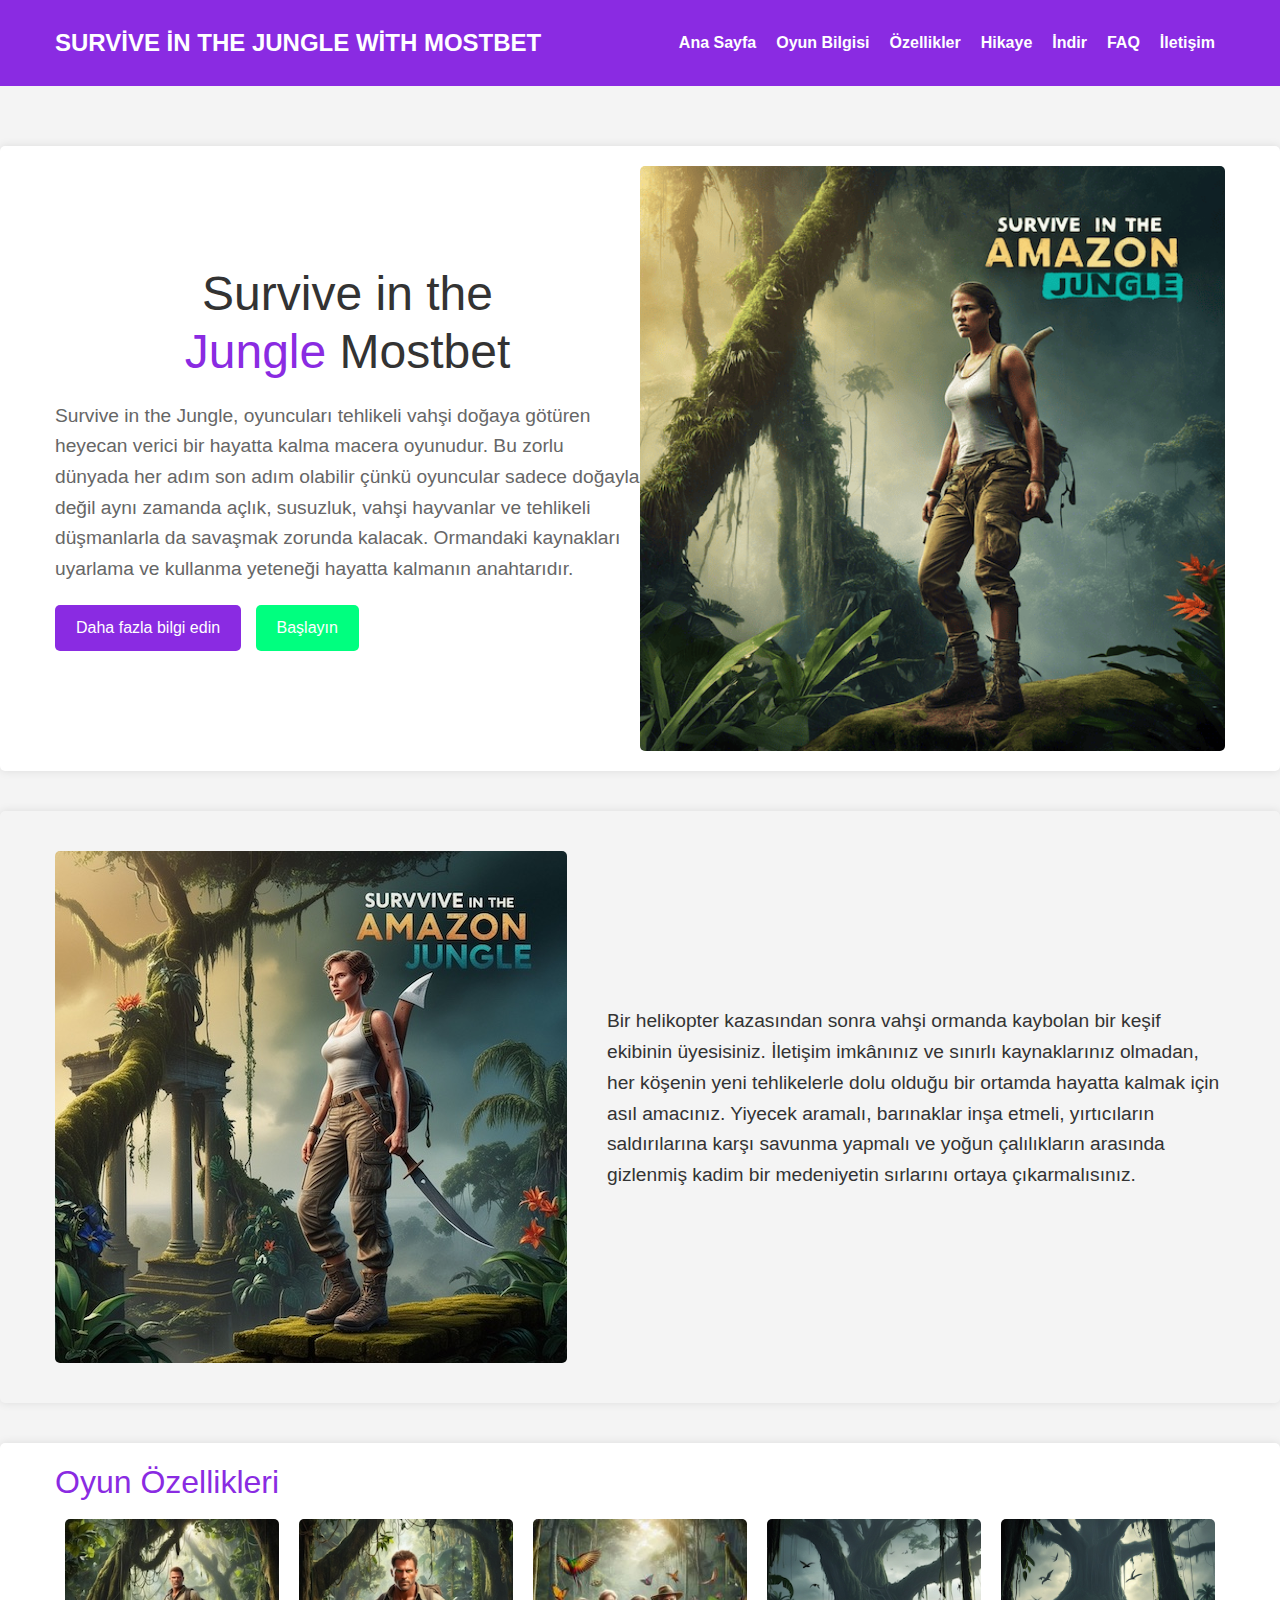
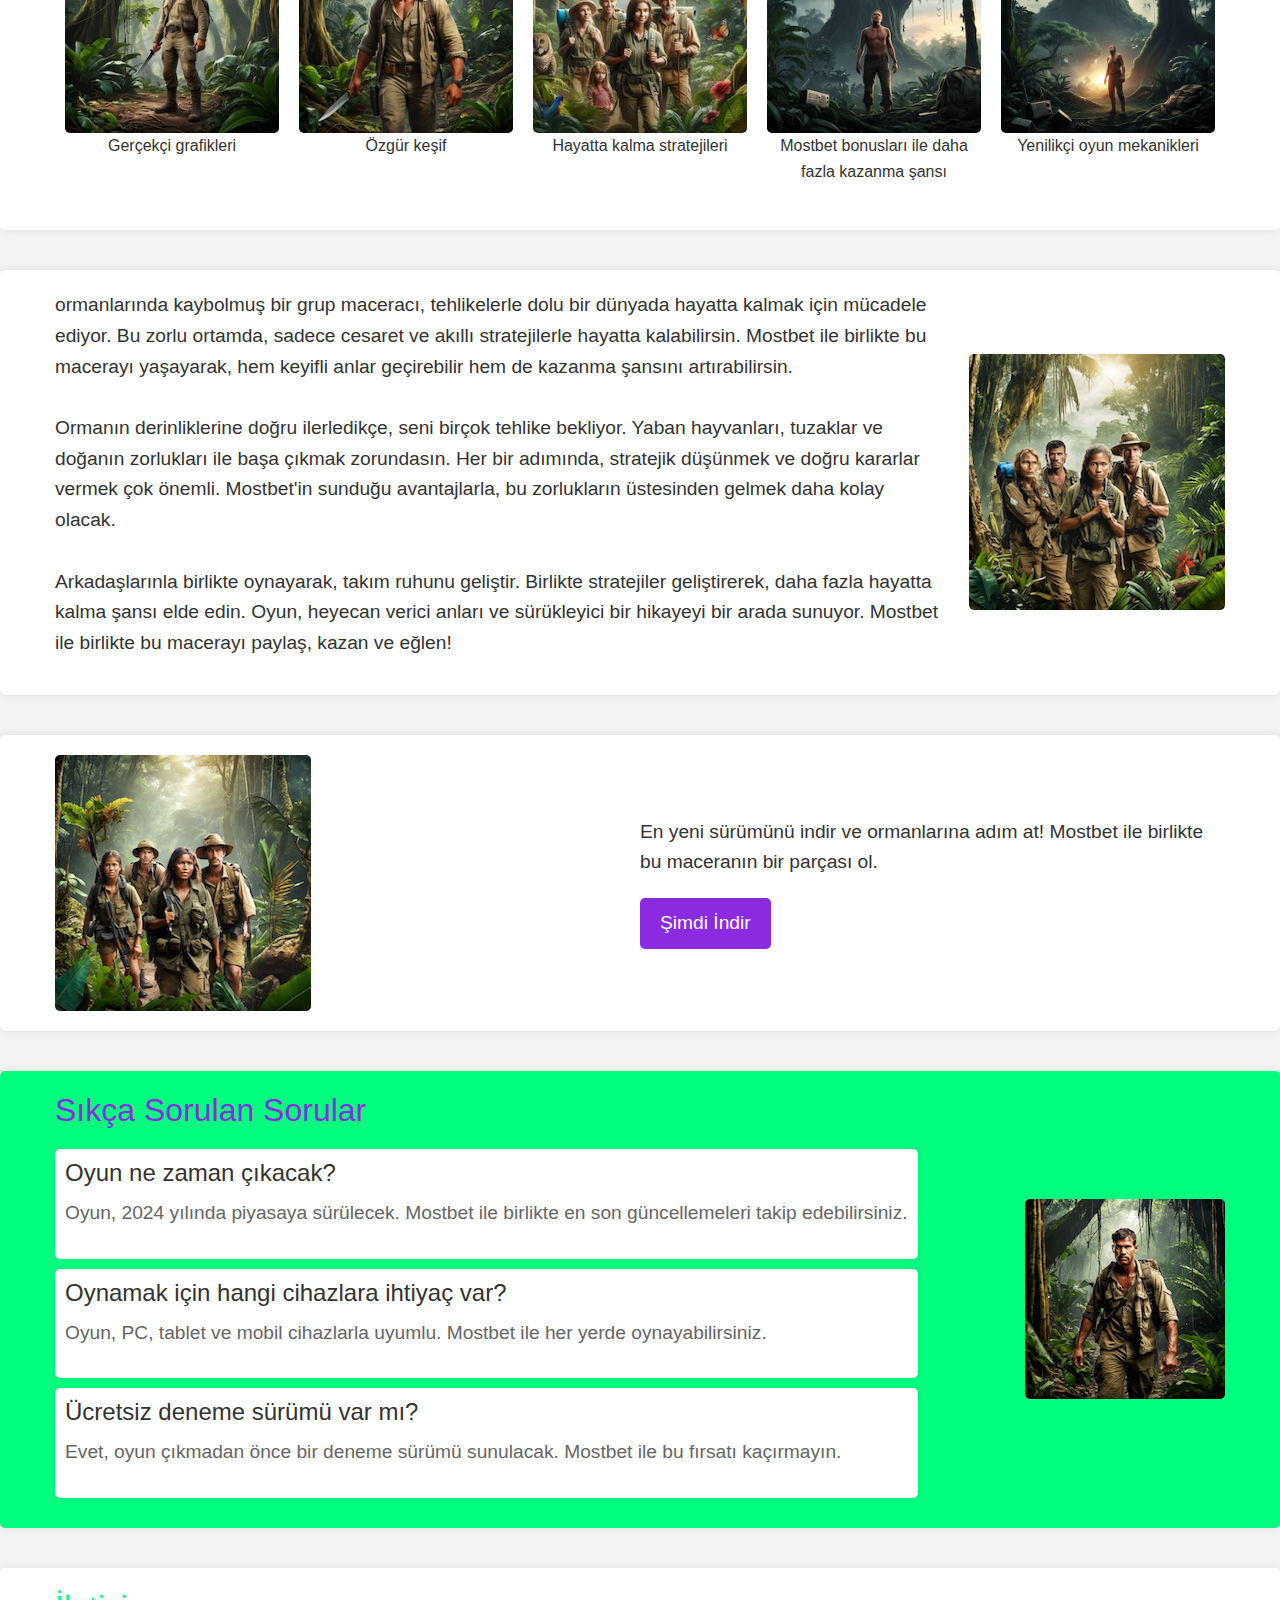
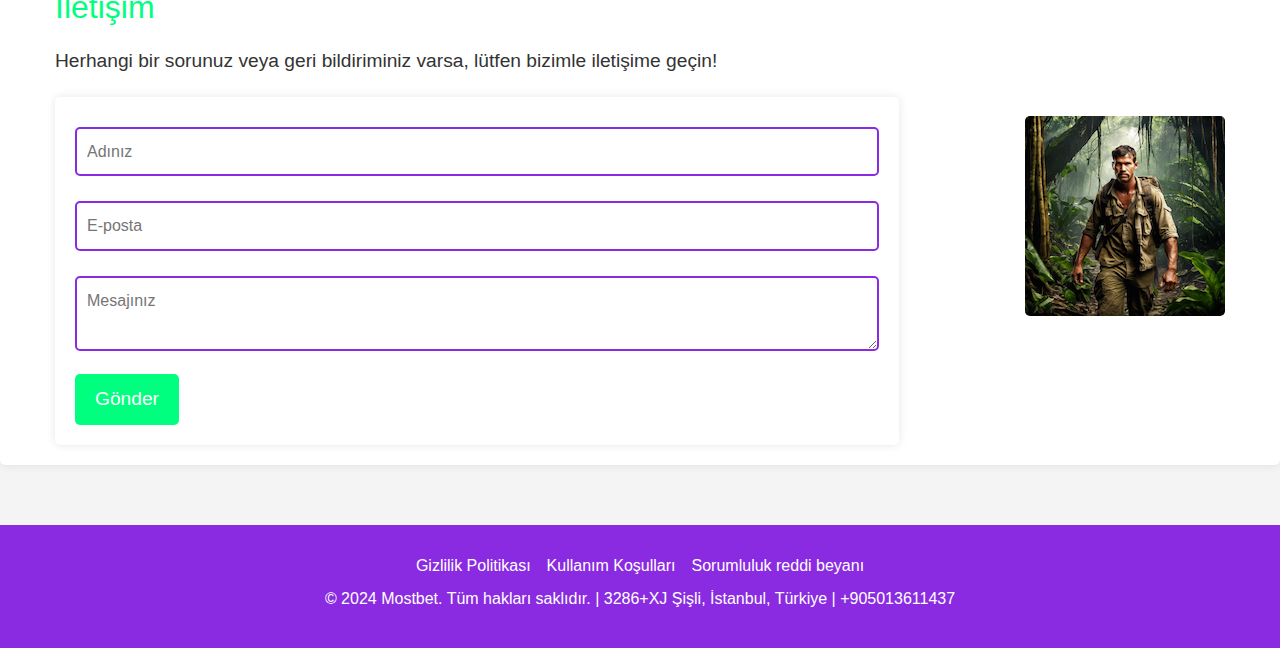
<file: index.html>
<!DOCTYPE html>
<html lang="tr">
<head>
    <meta charset="UTF-8">
    <meta name="viewport" content="width=device-width, initial-scale=1.0">
    <title>Survive in the jungle with Mostbet style</title>
    <meta name="description" content="Survive in the  jungle with Mostbet.">
    <link rel="preload" href="img/0.webp" as="image">
    <link rel="apple-touch-icon" sizes="180x180" href="favicon/apple-touch-icon.png">
    <link rel="icon" type="image/png" sizes="32x32" href="favicon/favicon-32x32.png">
    <link rel="icon" type="image/png" sizes="16x16" href="favicon/favicon-16x16.png">
    <link rel="manifest" href="favicon/site.webmanifest">
    <link rel="stylesheet" href="css/bootstrap.min.css">
    <link rel="stylesheet" href="css/style.css?v1">
</head>
<body>
<header>
    <div class="container header-content">
        <nav class="navbar navbar-expand-lg justify-content-between">
            <a href="index.html" class="logo">Survive in the jungle with Mostbet</a>
            <button class="navbar-toggler" type="button" data-toggle="collapse" data-target="#navbarSupportedContent"
                    aria-controls="navbarSupportedContent" aria-expanded="false" aria-label="Toggle navigation">
                <span class="toggler-icon"></span>
                <span class="toggler-icon"></span>
                <span class="toggler-icon"></span>
            </button>

            <div class="collapse navbar-collapse sub-menu-bar" id="navbarSupportedContent">
                <ul id="nav" class="navbar-nav align-items-center">
                    <li><a href="index.html">Ana Sayfa</a></li>
                    <li><a href="#game-info">Oyun Bilgisi</a></li>
                    <li><a href="#features">Özellikler</a></li>
                    <li><a href="#story">Hikaye</a></li>
                    <li><a href="#download">İndir</a></li>
                    <li><a href="#faq">FAQ</a></li>
                    <li><a href="#contact">İletişim</a></li>
                </ul>
            </div>
        </nav>
    </div>
</header>

<main>
    <section class="hero-section">
        <div class="container">
            <div class="hero-content">
                <div class="text-content">
                    <h1>Survive in the <br><span>Jungle</span> Mostbet</h1>
                    <p>Survive in the Jungle, oyuncuları tehlikeli vahşi doğaya götüren heyecan verici bir hayatta kalma
                        macera oyunudur. Bu zorlu dünyada her adım son adım olabilir çünkü oyuncular sadece doğayla
                        değil aynı zamanda açlık, susuzluk, vahşi hayvanlar ve tehlikeli düşmanlarla da savaşmak zorunda
                        kalacak. Ormandaki kaynakları uyarlama ve kullanma yeteneği hayatta kalmanın anahtarıdır. </p>
                    <div class="hero-buttons">
                        <a href="#" class="btn">Daha fazla bilgi edin</a>
                        <a href="#" class="btn secondary-btn">Başlayın</a>
                    </div>
                </div>
                <div class="image-content" itemscope itemtype="http://schema.org/ImageObject">
                    <meta itemprop="image" content="img/0.webp"/>
                    <img src="img/0.webp" alt="Product Image">
                </div>
            </div>
        </div>
    </section>

    <section id="game-info">
        <div class="container flex-container" itemscope itemtype="http://schema.org/ImageObject">
            <meta itemprop="image" content="img/1.jpg"/>
            <img loading="lazy" src="img/1.jpg" alt="  Jungle" class="flex-image">
            <p>Bir helikopter kazasından sonra vahşi ormanda kaybolan bir keşif ekibinin üyesisiniz. İletişim imkânınız
                ve sınırlı kaynaklarınız olmadan, her köşenin yeni tehlikelerle dolu olduğu bir ortamda hayatta kalmak
                için asıl amacınız. Yiyecek aramalı, barınaklar inşa etmeli, yırtıcıların saldırılarına karşı savunma
                yapmalı ve yoğun çalılıkların arasında gizlenmiş kadim bir medeniyetin sırlarını ortaya
                çıkarmalısınız.</p>
        </div>
    </section>

    <section id="features">
        <div class="container">
            <h2>Oyun Özellikleri</h2>
            <div class="features-container">
                <div class="feature-item" itemscope itemtype="http://schema.org/ImageObject">
                    <meta itemprop="image" content="img/3.jpg"/>
                    <img loading="lazy" src="img/3.jpg" alt="Feature 1">
                    <p>Gerçekçi grafikleri</p>
                </div>
                <div class="feature-item" itemscope itemtype="http://schema.org/ImageObject">
                    <meta itemprop="image" content="img/4.jpg"/>
                    <img loading="lazy" src="img/4.jpg" alt="Feature 2">
                    <p>Özgür keşif</p>
                </div>
                <div class="feature-item" itemscope itemtype="http://schema.org/ImageObject">
                    <meta itemprop="image" content="img/6.jpg"/>
                    <img loading="lazy" src="img/6.jpeg" alt="Feature 3">
                    <p>Hayatta kalma stratejileri</p>
                </div>
                <div class="feature-item" itemscope itemtype="http://schema.org/ImageObject">
                    <meta itemprop="image" content="img/7.jpg"/>
                    <img loading="lazy" src="img/7.jpg" alt="Feature 4">
                    <p>Mostbet bonusları ile daha fazla kazanma şansı</p>
                </div>
                <div class="feature-item" itemscope itemtype="http://schema.org/ImageObject">
                    <meta itemprop="image" content="img/8.jpg"/>
                    <img loading="lazy" src="img/8.jpg" alt="Feature 5">
                    <p>Yenilikçi oyun mekanikleri</p>
                </div>
            </div>
        </div>
    </section>

    <section id="story">
        <div class="container flex-container" itemscope itemtype="http://schema.org/ImageObject">
            <meta itemprop="image" content="img/10.jpg"/>
            <p>
                ormanlarında kaybolmuş bir grup maceracı, tehlikelerle dolu bir dünyada hayatta kalmak için mücadele
                ediyor. Bu zorlu ortamda, sadece cesaret ve akıllı stratejilerle hayatta kalabilirsin. Mostbet ile
                birlikte bu macerayı yaşayarak, hem keyifli anlar geçirebilir hem de kazanma şansını artırabilirsin.
                <br><br>
                Ormanın derinliklerine doğru ilerledikçe, seni birçok tehlike bekliyor. Yaban hayvanları, tuzaklar ve
                doğanın zorlukları ile başa çıkmak zorundasın. Her bir adımında, stratejik düşünmek ve doğru kararlar
                vermek çok önemli. Mostbet'in sunduğu avantajlarla, bu zorlukların üstesinden gelmek daha kolay olacak.
                <br><br>
                Arkadaşlarınla birlikte oynayarak, takım ruhunu geliştir. Birlikte stratejiler geliştirerek, daha fazla
                hayatta kalma şansı elde edin. Oyun, heyecan verici anları ve sürükleyici bir hikayeyi bir arada
                sunuyor. Mostbet ile birlikte bu macerayı paylaş, kazan ve eğlen!
            </p>
            <img loading="lazy" src="img/10.png" alt="Game Story" class="flex-image">
        </div>
    </section>

    <section id="download">
        <div class="container flex-container" itemscope itemtype="http://schema.org/ImageObject">
            <meta itemprop="image" content="img/11.png"/>
            <img loading="lazy" src="img/11.png" alt="Download Game" class="flex-image">
            <div class="download-content">
                <p>En yeni sürümünü indir ve ormanlarına adım at! Mostbet ile birlikte bu maceranın bir parçası ol.</p>
                <a href="#" class="download-btn">Şimdi İndir</a>
            </div>
        </div>
    </section>


    <section id="faq">
        <div class="container flex-container">
            <div class="faq-content">
                <h2>Sıkça Sorulan Sorular</h2>
                <div class="faq-item">
                    <h3>Oyun ne zaman çıkacak?</h3>
                    <p>Oyun, 2024 yılında piyasaya sürülecek. Mostbet ile birlikte en son güncellemeleri takip
                        edebilirsiniz.</p>
                </div>
                <div class="faq-item">
                    <h3>Oynamak için hangi cihazlara ihtiyaç var?</h3>
                    <p>Oyun, PC, tablet ve mobil cihazlarla uyumlu. Mostbet ile her yerde oynayabilirsiniz.</p>
                </div>
                <div class="faq-item">
                    <h3>Ücretsiz deneme sürümü var mı?</h3>
                    <p>Evet, oyun çıkmadan önce bir deneme sürümü sunulacak. Mostbet ile bu fırsatı kaçırmayın.</p>
                </div>
            </div>
            <img loading="lazy" src="img/12.png" alt="FAQ" class="flex-image1">
        </div>
    </section>

    <section id="contact">
        <div class="container flex-container" itemscope itemtype="http://schema.org/ImageObject">
            <meta itemprop="image" content="img/12.png"/>
            <div class="contact-content">
                <h2>İletişim</h2>
                <p>Herhangi bir sorunuz veya geri bildiriminiz varsa, lütfen bizimle iletişime geçin!</p>
                <form>
                    <input type="text" placeholder="Adınız" required>
                    <input type="email" placeholder="E-posta" required>
                    <textarea placeholder="Mesajınız" required></textarea>
                    <button type="submit">Gönder</button>
                </form>
            </div>
            <img loading="lazy" src="img/12.png" alt="Contact Us" class="flex-image1">
        </div>
    </section>
</main>

<footer>
    <div class="container">
        <div class="d-flex justify-content-center flex-column-mob">
            <a href="policy.html" class="text-white m-2">Gizlilik Politikası</a>
            <a href="terms.html" class="text-white m-2">Kullanım Koşulları</a>
            <a href="disclaimer.html" class="text-white m-2">Sorumluluk reddi beyanı</a>
        </div>
        <p>&copy; 2024 Mostbet. Tüm hakları saklıdır. | 3286+XJ Şişli, İstanbul, Türkiye | +905013611437 </p>
    </div>
</footer>
</body>
<script src="js/jquery-1.12.4.min.js"></script>
<script src="js/bootstrap.min.js"></script>
<script src="js/main.js"></script>
<script type="application/ld+json">
    {
        "@context": "https://schema.org",
        "@type": "Organization",
        "name": "Survive in the jungle with Mostbet.",
        "url": "",
        "logo": "/favicon/favicon.ico"
    }
</script>
<script type="application/ld+json">
    {
        "@context": "https://schema.org",
        "@type": "WPHeader",
        "headline": "Survive in the jungle with Mostbet.",
        "description": "Survive in the  jungle with Mostbet.",
        "publisher": {
            "@type": "Organization",
            "name": "Survive in the jungle with Mostbet.",
            "logo": {
                "@type": "ImageObject",
                "url": "/favicon/favicon.ico"
            }
        }
    }
</script>
<script type="application/ld+json">
    {
        "@context": "https://schema.org",
        "@type": "WebPage",
        "name": "Survive in the jungle with Mostbet.",
        "description": "Survive in the jungle with Mostbet.",
        "publisher": {
            "@type": "Organization",
            "name": "Survive in the jungle with Mostbet."
        },
        "license": "A license document that applies to this content, typically indicated by URL"
    }
</script>
<script type="application/ld+json">
    {
        "@context": "https://schema.org",
        "@type": "SiteNavigationElement",
        "name": "Main Navigation",
        "url": "",
        "hasPart": [
            {
                "@type": "WebPage",
                "name": "Home",
                "url": ""
            },
            {
                "@type": "WebPage",
                "name": "Policy",
                "url": "/policy.html"
            },
            {
                "@type": "WebPage",
                "name": "Terms of Conditions",
                "url": "/terms.html"
            },
            {
                "@type": "WebPage",
                "name": "Disclaimer",
                "url": "/disclaimer.html"
            },
            {
                "@type": "WebPage",
                "name": "404",
                "url": "/404.html"
            },
            {
                "@type": "WebPage",
                "name": "review",
                "url": "/review.html"
            }
        ]
    }
</script>
</html>
</file>
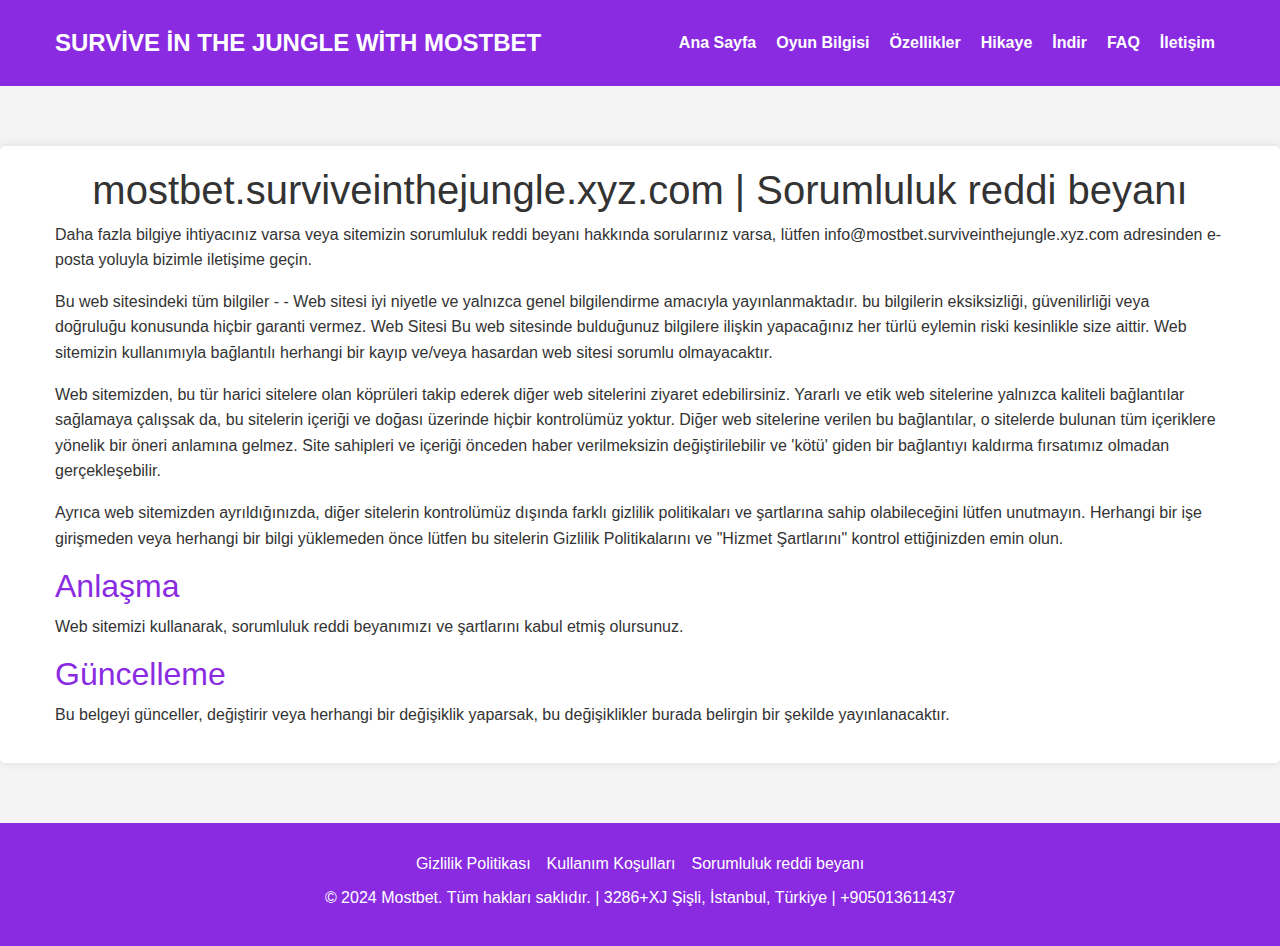
<file: disclaimer.html>
<!DOCTYPE html>
<html lang="tr">
<head>
    <meta charset="UTF-8">
    <meta name="viewport" content="width=device-width, initial-scale=1.0">
    <title>Survive in the jungle with Mostbet style</title>
    <meta name="description" content="Survive in the  jungle with Mostbet.">
    <link rel="apple-touch-icon" sizes="180x180" href="favicon/apple-touch-icon.png">
    <link rel="icon" type="image/png" sizes="32x32" href="favicon/favicon-32x32.png">
    <link rel="icon" type="image/png" sizes="16x16" href="favicon/favicon-16x16.png">
    <link rel="manifest" href="favicon/site.webmanifest">
    <link rel="stylesheet" href="css/bootstrap.min.css">
    <link rel="stylesheet" href="css/style.css?v1">
</head>
<body>
<header>
    <div class="container header-content">
        <nav class="navbar navbar-expand-lg justify-content-between">
            <a href="index.html" class="logo">Survive in the jungle with Mostbet</a>
            <button class="navbar-toggler" type="button" data-toggle="collapse" data-target="#navbarSupportedContent"
                    aria-controls="navbarSupportedContent" aria-expanded="false" aria-label="Toggle navigation">
                <span class="toggler-icon"></span>
                <span class="toggler-icon"></span>
                <span class="toggler-icon"></span>
            </button>

            <div class="collapse navbar-collapse sub-menu-bar" id="navbarSupportedContent">
                <ul id="nav" class="navbar-nav align-items-center">
                    <li><a href="index.html">Ana Sayfa</a></li>
                    <li><a href="index.html#game-info">Oyun Bilgisi</a></li>
                    <li><a href="index.html#features">Özellikler</a></li>
                    <li><a href="index.html#story">Hikaye</a></li>
                    <li><a href="index.html#download">İndir</a></li>
                    <li><a href="index.html#faq">FAQ</a></li>
                    <li><a href="index.html#contact">İletişim</a></li>
                </ul>
            </div>
        </nav>
    </div>
</header>

<main>

    <section>
        <div class="container policy">
            <h1>mostbet.surviveinthejungle.xyz.com | Sorumluluk reddi beyanı</h1>
            <p>Daha fazla bilgiye ihtiyacınız varsa veya sitemizin sorumluluk reddi beyanı hakkında sorularınız varsa,
                lütfen info@mostbet.surviveinthejungle.xyz.com adresinden e-posta yoluyla bizimle iletişime geçin.</p>
            Bu web sitesindeki tüm bilgiler - - Web sitesi iyi niyetle ve yalnızca genel bilgilendirme amacıyla
            yayınlanmaktadır. bu bilgilerin eksiksizliği, güvenilirliği veya doğruluğu konusunda hiçbir garanti vermez. Web
            Sitesi Bu web sitesinde bulduğunuz bilgilere ilişkin yapacağınız her türlü eylemin riski kesinlikle size aittir.
            Web sitemizin kullanımıyla bağlantılı herhangi bir kayıp ve/veya hasardan web sitesi sorumlu olmayacaktır.</p>
            <p> Web sitemizden, bu tür harici sitelere olan köprüleri takip ederek diğer web sitelerini ziyaret edebilirsiniz.
                Yararlı ve etik web sitelerine yalnızca kaliteli bağlantılar sağlamaya çalışsak da, bu sitelerin içeriği ve
                doğası üzerinde hiçbir kontrolümüz yoktur. Diğer web sitelerine verilen bu bağlantılar, o sitelerde bulunan tüm
                içeriklere yönelik bir öneri anlamına gelmez. Site sahipleri ve içeriği önceden haber verilmeksizin
                değiştirilebilir ve 'kötü' giden bir bağlantıyı kaldırma fırsatımız olmadan gerçekleşebilir.</p>
            <p>Ayrıca web sitemizden ayrıldığınızda, diğer sitelerin kontrolümüz dışında farklı gizlilik politikaları ve
                şartlarına sahip olabileceğini lütfen unutmayın. Herhangi bir işe girişmeden veya herhangi bir bilgi yüklemeden
                önce lütfen bu sitelerin Gizlilik Politikalarını ve "Hizmet Şartlarını" kontrol ettiğinizden emin olun.</p>
            <h2>Anlaşma</h2>
            <p>
                Web sitemizi kullanarak, sorumluluk reddi beyanımızı ve şartlarını kabul etmiş olursunuz.</p>
            <h2>Güncelleme</h2>
            <p>
                Bu belgeyi günceller, değiştirir veya herhangi bir değişiklik yaparsak, bu değişiklikler burada belirgin bir
                şekilde yayınlanacaktır.</p>
        </div>
    </section>
</main>

<footer>
    <div class="container">
        <div class="d-flex justify-content-center flex-column-mob">
            <a href="policy.html" class="text-white m-2">Gizlilik Politikası</a>
            <a href="terms.html" class="text-white m-2">Kullanım Koşulları</a>
            <a href="disclaimer.html" class="text-white m-2">Sorumluluk reddi beyanı</a>
        </div>
        <p>&copy; 2024 Mostbet. Tüm hakları saklıdır. | 3286+XJ Şişli, İstanbul, Türkiye | +905013611437 </p>
    </div>
</footer>
</body>
<script src="js/jquery-1.12.4.min.js"></script>
<script src="js/bootstrap.min.js"></script>
<script src="js/main.js"></script>
<script type="application/ld+json">
    {
        "@context": "https://schema.org",
        "@type": "Organization",
        "name": "Survive in the jungle with Mostbet.",
        "url": "",
        "logo": "/favicon/favicon.ico"
    }
</script>
<script type="application/ld+json">
    {
        "@context": "https://schema.org",
        "@type": "WPHeader",
        "headline": "Survive in the jungle with Mostbet.",
        "description": "Survive in the  jungle with Mostbet.",
        "publisher": {
            "@type": "Organization",
            "name": "Survive in the jungle with Mostbet.",
            "logo": {
                "@type": "ImageObject",
                "url": "/favicon/favicon.ico"
            }
        }
    }
</script>
<script type="application/ld+json">
    {
        "@context": "https://schema.org",
        "@type": "WebPage",
        "name": "Survive in the jungle with Mostbet.",
        "description": "Survive in the jungle with Mostbet.",
        "publisher": {
            "@type": "Organization",
            "name": "Survive in the jungle with Mostbet."
        },
        "license": "A license document that applies to this content, typically indicated by URL"
    }
</script>
<script type="application/ld+json">
    {
        "@context": "https://schema.org",
        "@type": "SiteNavigationElement",
        "name": "Main Navigation",
        "url": "",
        "hasPart": [
            {
                "@type": "WebPage",
                "name": "Home",
                "url": ""
            },
            {
                "@type": "WebPage",
                "name": "Policy",
                "url": "/policy.html"
            },
            {
                "@type": "WebPage",
                "name": "Terms of Conditions",
                "url": "/terms.html"
            },
            {
                "@type": "WebPage",
                "name": "Disclaimer",
                "url": "/disclaimer.html"
            },
            {
                "@type": "WebPage",
                "name": "404",
                "url": "/404.html"
            },
            {
                "@type": "WebPage",
                "name": "review",
                "url": "/review.html"
            }
        ]
    }
</script>
</html>
</file>
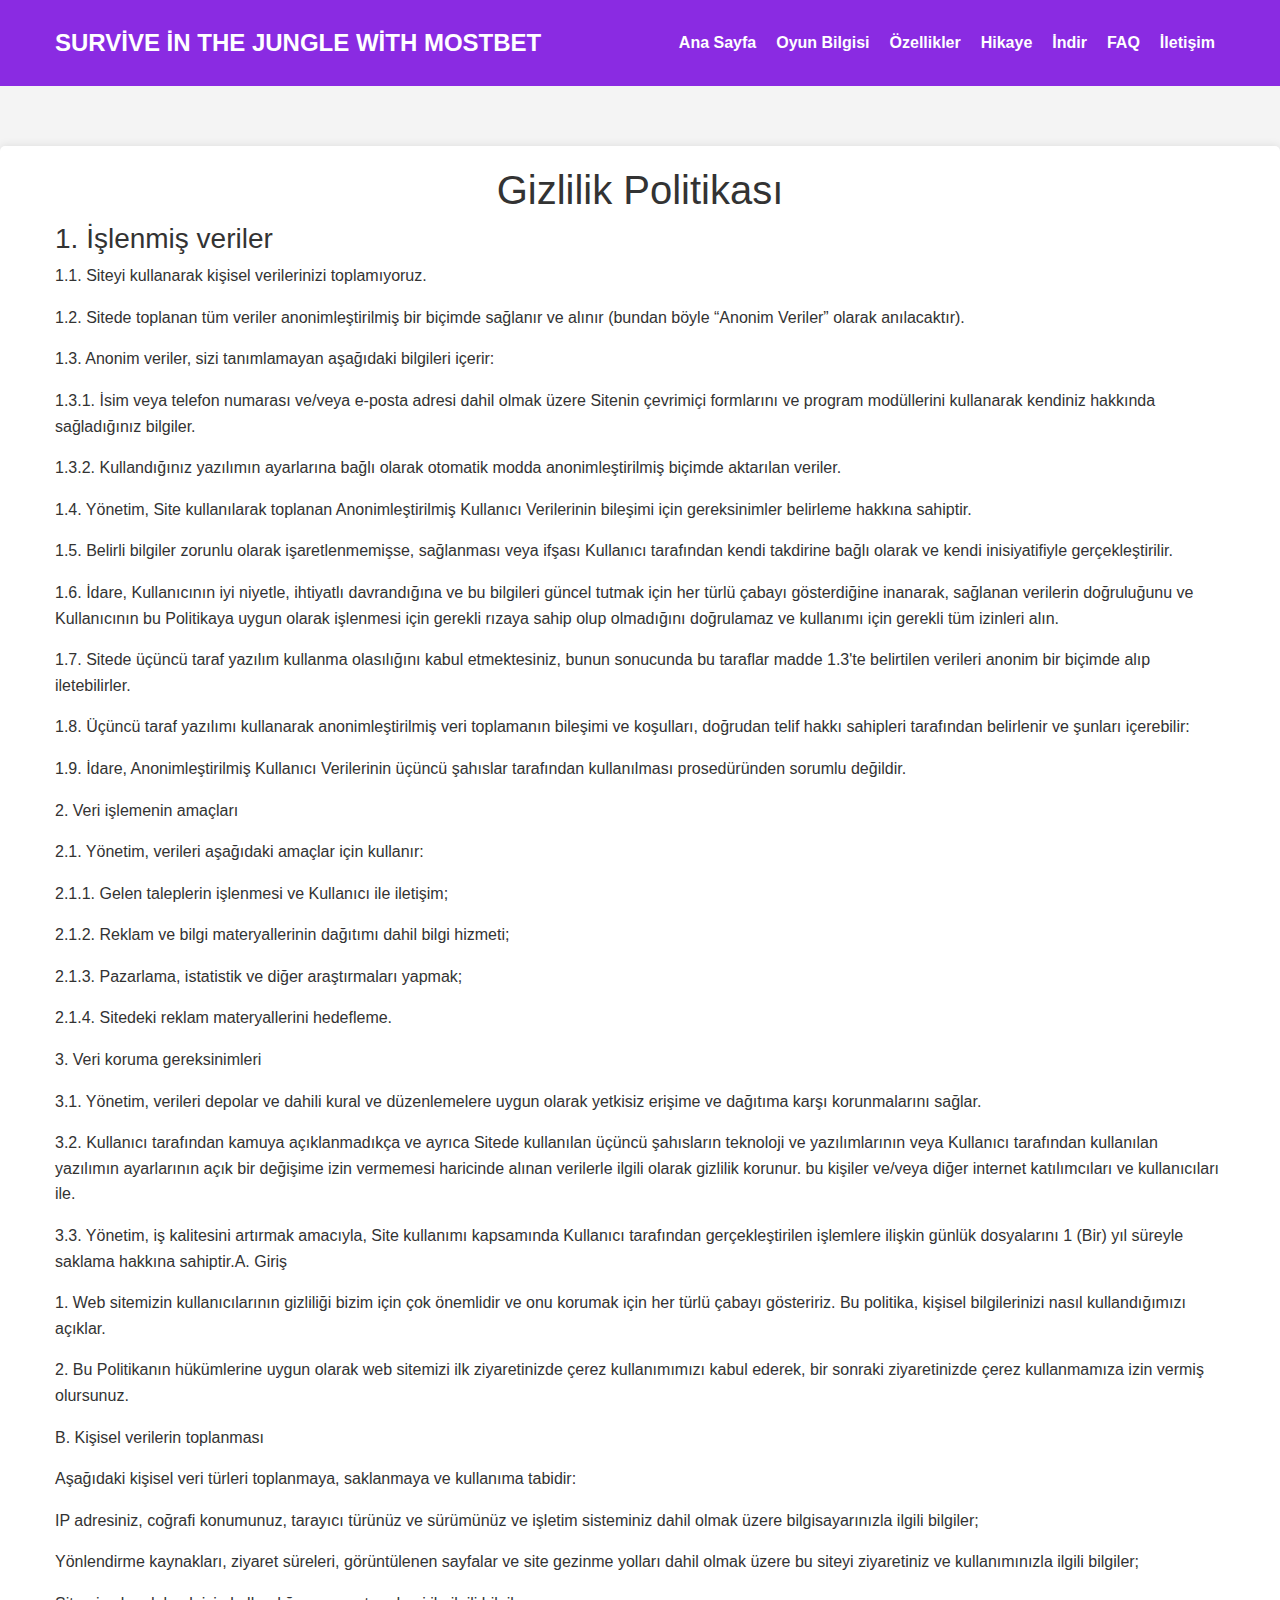
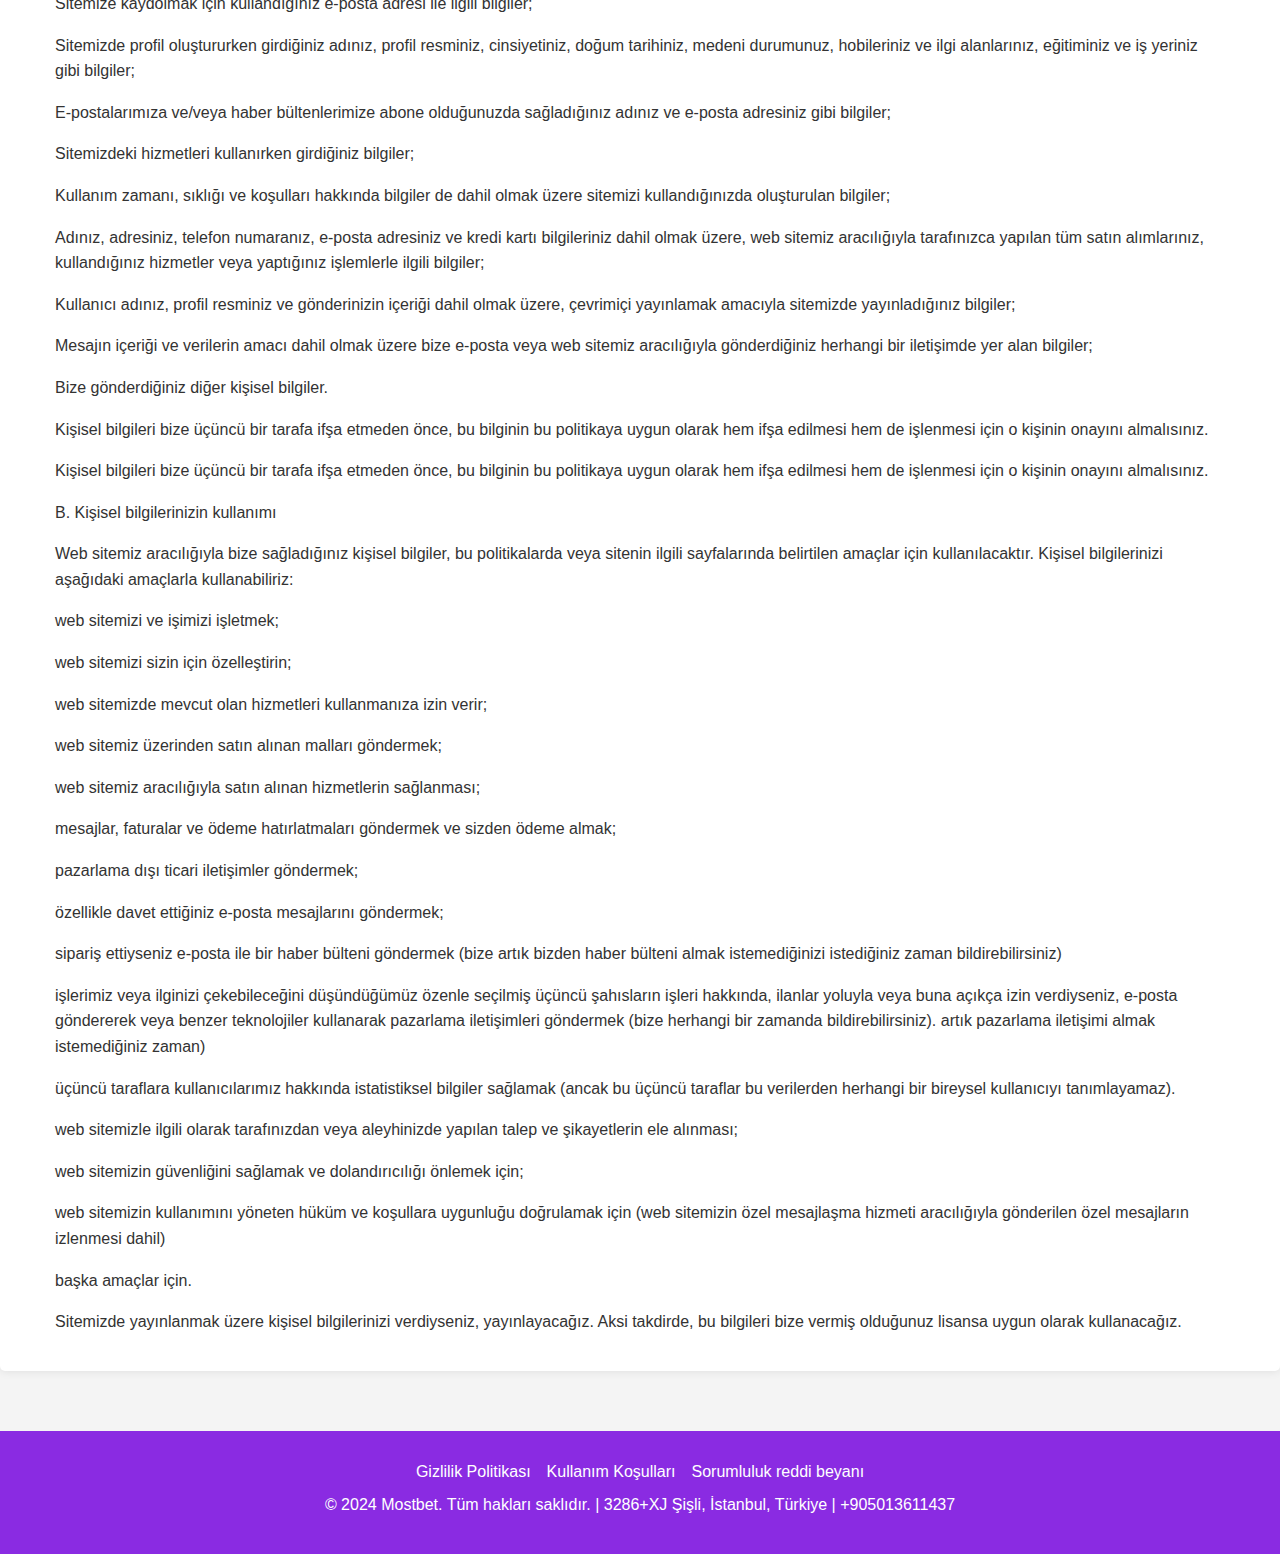
<file: policy.html>
<!DOCTYPE html>
<html lang="tr">
<head>
    <meta charset="UTF-8">
    <meta name="viewport" content="width=device-width, initial-scale=1.0">
    <title>Survive in the jungle with Mostbet style</title>
    <meta name="description" content="Survive in the  jungle with Mostbet.">
    <link rel="apple-touch-icon" sizes="180x180" href="favicon/apple-touch-icon.png">
    <link rel="icon" type="image/png" sizes="32x32" href="favicon/favicon-32x32.png">
    <link rel="icon" type="image/png" sizes="16x16" href="favicon/favicon-16x16.png">
    <link rel="manifest" href="favicon/site.webmanifest">
    <link rel="stylesheet" href="css/bootstrap.min.css">
    <link rel="stylesheet" href="css/style.css?v1">
</head>
<body>
<header>
    <div class="container header-content">
        <nav class="navbar navbar-expand-lg justify-content-between">
            <a href="index.html" class="logo">Survive in the jungle with Mostbet</a>
            <button class="navbar-toggler" type="button" data-toggle="collapse" data-target="#navbarSupportedContent"
                    aria-controls="navbarSupportedContent" aria-expanded="false" aria-label="Toggle navigation">
                <span class="toggler-icon"></span>
                <span class="toggler-icon"></span>
                <span class="toggler-icon"></span>
            </button>

            <div class="collapse navbar-collapse sub-menu-bar" id="navbarSupportedContent">
                <ul id="nav" class="navbar-nav align-items-center">
                    <li><a href="index.html">Ana Sayfa</a></li>
                    <li><a href="index.html#game-info">Oyun Bilgisi</a></li>
                    <li><a href="index.html#features">Özellikler</a></li>
                    <li><a href="index.html#story">Hikaye</a></li>
                    <li><a href="index.html#download">İndir</a></li>
                    <li><a href="index.html#faq">FAQ</a></li>
                    <li><a href="index.html#contact">İletişim</a></li>
                </ul>
            </div>
        </nav>
    </div>
</header>

<main>

    <section>
        <div class="container">
            <h1>Gizlilik Politikası</h1>
            <h3>1. İşlenmiş veriler</h3>
            <p>1.1. Siteyi kullanarak kişisel verilerinizi toplamıyoruz.</p>
            <p>1.2. Sitede toplanan tüm veriler
                anonimleştirilmiş bir biçimde sağlanır ve alınır (bundan böyle “Anonim Veriler” olarak anılacaktır).</p>
            <p>1.3. Anonim veriler, sizi tanımlamayan aşağıdaki bilgileri içerir:
            <p>
            <p>1.3.1. İsim veya telefon numarası
                ve/veya e-posta adresi dahil olmak üzere Sitenin çevrimiçi formlarını ve program modüllerini kullanarak
                kendiniz hakkında sağladığınız bilgiler.</p>
            <p>1.3.2. Kullandığınız yazılımın ayarlarına bağlı olarak
                otomatik modda anonimleştirilmiş biçimde aktarılan veriler.</p>
            <p>1.4. Yönetim, Site kullanılarak toplanan
                Anonimleştirilmiş Kullanıcı Verilerinin bileşimi için gereksinimler belirleme hakkına sahiptir.</p>
            <p>1.5.
                Belirli bilgiler zorunlu olarak işaretlenmemişse, sağlanması veya ifşası Kullanıcı tarafından kendi
                takdirine bağlı olarak ve kendi inisiyatifiyle gerçekleştirilir.</p>
            <p>1.6. İdare, Kullanıcının iyi
                niyetle, ihtiyatlı davrandığına ve bu bilgileri güncel tutmak için her türlü çabayı gösterdiğine
                inanarak,
                sağlanan verilerin doğruluğunu ve Kullanıcının bu Politikaya uygun olarak işlenmesi için gerekli rızaya
                sahip olup olmadığını doğrulamaz ve kullanımı için gerekli tüm izinleri alın.</p>
            <p>1.7. Sitede üçüncü
                taraf yazılım kullanma olasılığını kabul etmektesiniz, bunun sonucunda bu taraflar madde 1.3'te
                belirtilen
                verileri anonim bir biçimde alıp iletebilirler.</p>
            <p>1.8. Üçüncü taraf yazılımı kullanarak
                anonimleştirilmiş veri toplamanın bileşimi ve koşulları, doğrudan telif hakkı sahipleri tarafından
                belirlenir ve şunları içerebilir:
            <p>
            <p>1.9. İdare, Anonimleştirilmiş Kullanıcı Verilerinin üçüncü şahıslar
                tarafından kullanılması prosedüründen sorumlu değildir.</p>
            <p>2. Veri işlemenin amaçları
            <p>2.1. Yönetim,
                verileri aşağıdaki amaçlar için kullanır:
            <p>
            <p>2.1.1. Gelen taleplerin işlenmesi ve Kullanıcı ile
                iletişim;
            <p>
            <p>2.1.2. Reklam ve bilgi materyallerinin dağıtımı dahil bilgi hizmeti;
            <p>
            <p>2.1.3.
                Pazarlama, istatistik ve diğer araştırmaları yapmak;
            <p>
            <p>2.1.4. Sitedeki reklam materyallerini hedefleme.</p>
            <p>3.
                Veri koruma gereksinimleri
            <p>3.1. Yönetim, verileri depolar ve dahili kural ve düzenlemelere uygun olarak
                yetkisiz erişime ve dağıtıma karşı korunmalarını sağlar.</p>
            <p>3.2. Kullanıcı tarafından kamuya
                açıklanmadıkça ve ayrıca Sitede kullanılan üçüncü şahısların teknoloji ve yazılımlarının veya Kullanıcı
                tarafından kullanılan yazılımın ayarlarının açık bir değişime izin vermemesi haricinde alınan verilerle
                ilgili olarak gizlilik korunur. bu kişiler ve/veya diğer internet katılımcıları ve kullanıcıları
                ile.</p>
            <p>3.3. Yönetim, iş kalitesini artırmak amacıyla, Site kullanımı kapsamında Kullanıcı tarafından
                gerçekleştirilen işlemlere ilişkin günlük dosyalarını 1 (Bir) yıl süreyle saklama hakkına sahiptir.A.
                Giriş
            <p>
            <p>1. Web sitemizin kullanıcılarının gizliliği bizim için çok önemlidir ve onu korumak için her
                türlü çabayı gösteririz. Bu politika, kişisel bilgilerinizi nasıl kullandığımızı açıklar.</p>
            <p>2. Bu
                Politikanın hükümlerine uygun olarak web sitemizi ilk ziyaretinizde çerez kullanımımızı kabul ederek,
                bir
                sonraki ziyaretinizde çerez kullanmamıza izin vermiş olursunuz.</p>
            <p>B. Kişisel verilerin
                toplanması
            <p>
            <p>Aşağıdaki kişisel veri türleri toplanmaya, saklanmaya ve kullanıma tabidir:
            <p>
            <p>IP
                adresiniz, coğrafi konumunuz, tarayıcı türünüz ve sürümünüz ve işletim sisteminiz dahil olmak üzere
                bilgisayarınızla ilgili bilgiler;
            <p>
            <p>Yönlendirme kaynakları, ziyaret süreleri, görüntülenen sayfalar ve
                site gezinme yolları dahil olmak üzere bu siteyi ziyaretiniz ve kullanımınızla ilgili bilgiler;
            <p>
            <p>Sitemize
                kaydolmak için kullandığınız e-posta adresi ile ilgili bilgiler;
            <p>
            <p>Sitemizde profil oluştururken
                girdiğiniz adınız, profil resminiz, cinsiyetiniz, doğum tarihiniz, medeni durumunuz, hobileriniz ve ilgi
                alanlarınız, eğitiminiz ve iş yeriniz gibi bilgiler;
            <p>
            <p>E-postalarımıza ve/veya haber bültenlerimize
                abone olduğunuzda sağladığınız adınız ve e-posta adresiniz gibi bilgiler;
            <p>
            <p>Sitemizdeki hizmetleri
                kullanırken girdiğiniz bilgiler;
            <p>
            <p>Kullanım zamanı, sıklığı ve koşulları hakkında bilgiler de dahil
                olmak üzere sitemizi kullandığınızda oluşturulan bilgiler;
            <p>
            <p>Adınız, adresiniz, telefon numaranız,
                e-posta adresiniz ve kredi kartı bilgileriniz dahil olmak üzere, web sitemiz aracılığıyla tarafınızca
                yapılan tüm satın alımlarınız, kullandığınız hizmetler veya yaptığınız işlemlerle ilgili bilgiler;
            <p>
            <p>Kullanıcı
                adınız, profil resminiz ve gönderinizin içeriği dahil olmak üzere, çevrimiçi yayınlamak amacıyla
                sitemizde
                yayınladığınız bilgiler;
            <p>
            <p>Mesajın içeriği ve verilerin amacı dahil olmak üzere bize e-posta veya web
                sitemiz aracılığıyla gönderdiğiniz herhangi bir iletişimde yer alan bilgiler;
            <p>
            <p>Bize gönderdiğiniz
                diğer kişisel bilgiler.</p>
            <p>Kişisel bilgileri bize üçüncü bir tarafa ifşa etmeden önce, bu bilginin bu
                politikaya uygun olarak hem ifşa edilmesi hem de işlenmesi için o kişinin onayını almalısınız.</p>
            <p>Kişisel
                bilgileri bize üçüncü bir tarafa ifşa etmeden önce, bu bilginin bu politikaya uygun olarak hem ifşa
                edilmesi
                hem de işlenmesi için o kişinin onayını almalısınız.</p>
            <p>B. Kişisel bilgilerinizin kullanımı
            <p>
            <p>Web
                sitemiz aracılığıyla bize sağladığınız kişisel bilgiler, bu politikalarda veya sitenin ilgili
                sayfalarında
                belirtilen amaçlar için kullanılacaktır. Kişisel bilgilerinizi aşağıdaki amaçlarla kullanabiliriz:
            <p>
            <p>web
                sitemizi ve işimizi işletmek;
            <p>
            <p>web sitemizi sizin için özelleştirin;
            <p>
            <p>web sitemizde mevcut olan
                hizmetleri kullanmanıza izin verir;
            <p>
            <p>web sitemiz üzerinden satın alınan malları göndermek;
            <p>
            <p>web
                sitemiz aracılığıyla satın alınan hizmetlerin sağlanması;
            <p>
            <p>mesajlar, faturalar ve ödeme hatırlatmaları
                göndermek ve sizden ödeme almak;
            <p>
            <p>pazarlama dışı ticari iletişimler göndermek;
            <p>
            <p>özellikle davet
                ettiğiniz e-posta mesajlarını göndermek;
            <p>
            <p>sipariş ettiyseniz e-posta ile bir haber bülteni göndermek
                (bize artık bizden haber bülteni almak istemediğinizi istediğiniz zaman bildirebilirsiniz)
            <p>
            <p>işlerimiz
                veya ilginizi çekebileceğini düşündüğümüz özenle seçilmiş üçüncü şahısların işleri hakkında, ilanlar
                yoluyla
                veya buna açıkça izin verdiyseniz, e-posta göndererek veya benzer teknolojiler kullanarak pazarlama
                iletişimleri göndermek (bize herhangi bir zamanda bildirebilirsiniz). artık pazarlama iletişimi almak
                istemediğiniz zaman)
            <p>
            <p>üçüncü taraflara kullanıcılarımız hakkında istatistiksel bilgiler sağlamak
                (ancak bu üçüncü taraflar bu verilerden herhangi bir bireysel kullanıcıyı tanımlayamaz).</p>
            <p>web
                sitemizle ilgili olarak tarafınızdan veya aleyhinizde yapılan talep ve şikayetlerin ele alınması;
            <p>
            <p>web
                sitemizin güvenliğini sağlamak ve dolandırıcılığı önlemek için;
            <p>
            <p>web sitemizin kullanımını yöneten
                hüküm ve koşullara uygunluğu doğrulamak için (web sitemizin özel mesajlaşma hizmeti aracılığıyla
                gönderilen
                özel mesajların izlenmesi dahil)
            <p>
            <p>başka amaçlar için.</p>
            <p>Sitemizde yayınlanmak üzere kişisel
                bilgilerinizi verdiyseniz, yayınlayacağız. Aksi takdirde, bu bilgileri bize vermiş olduğunuz lisansa
                uygun
                olarak kullanacağız.</p>
        </div>
    </section>
</main>

<footer>
    <div class="container">
        <div class="d-flex justify-content-center flex-column-mob">
            <a href="policy.html" class="text-white m-2">Gizlilik Politikası</a>
            <a href="terms.html" class="text-white m-2">Kullanım Koşulları</a>
            <a href="disclaimer.html" class="text-white m-2">Sorumluluk reddi beyanı</a>
        </div>
        <p>&copy; 2024 Mostbet. Tüm hakları saklıdır. | 3286+XJ Şişli, İstanbul, Türkiye | +905013611437 </p>
    </div>
</footer>
</body>
<script src="js/jquery-1.12.4.min.js"></script>
<script src="js/bootstrap.min.js"></script>
<script src="js/main.js"></script>
<script type="application/ld+json">
    {
        "@context": "https://schema.org",
        "@type": "Organization",
        "name": "Survive in the jungle with Mostbet.",
        "url": "",
        "logo": "/favicon/favicon.ico"
    }
</script>
<script type="application/ld+json">
    {
        "@context": "https://schema.org",
        "@type": "WPHeader",
        "headline": "Survive in the jungle with Mostbet.",
        "description": "Survive in the  jungle with Mostbet.",
        "publisher": {
            "@type": "Organization",
            "name": "Survive in the jungle with Mostbet.",
            "logo": {
                "@type": "ImageObject",
                "url": "/favicon/favicon.ico"
            }
        }
    }
</script>
<script type="application/ld+json">
    {
        "@context": "https://schema.org",
        "@type": "WebPage",
        "name": "Survive in the jungle with Mostbet.",
        "description": "Survive in the jungle with Mostbet.",
        "publisher": {
            "@type": "Organization",
            "name": "Survive in the jungle with Mostbet."
        },
        "license": "A license document that applies to this content, typically indicated by URL"
    }
</script>
<script type="application/ld+json">
    {
        "@context": "https://schema.org",
        "@type": "SiteNavigationElement",
        "name": "Main Navigation",
        "url": "",
        "hasPart": [
            {
                "@type": "WebPage",
                "name": "Home",
                "url": ""
            },
            {
                "@type": "WebPage",
                "name": "Policy",
                "url": "/policy.html"
            },
            {
                "@type": "WebPage",
                "name": "Terms of Conditions",
                "url": "/terms.html"
            },
            {
                "@type": "WebPage",
                "name": "Disclaimer",
                "url": "/disclaimer.html"
            },
            {
                "@type": "WebPage",
                "name": "404",
                "url": "/404.html"
            },
            {
                "@type": "WebPage",
                "name": "review",
                "url": "/review.html"
            }
        ]
    }
</script>
</html>
</file>
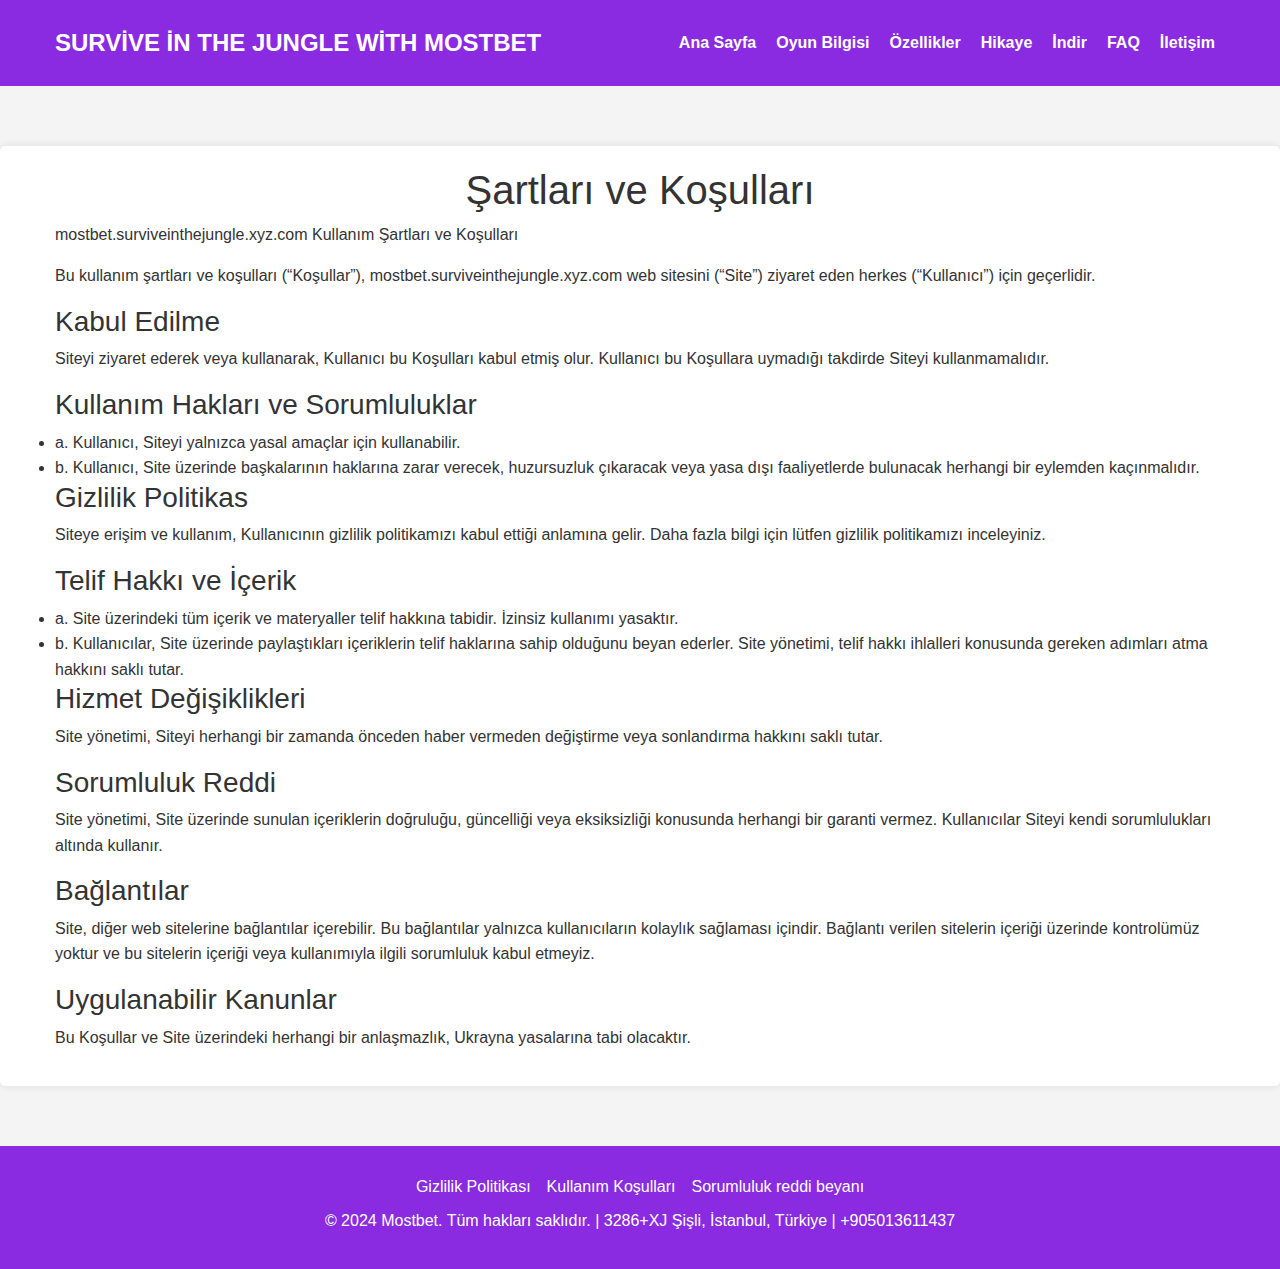
<file: terms.html>
<!DOCTYPE html>
<html lang="tr">
<head>
    <meta charset="UTF-8">
    <meta name="viewport" content="width=device-width, initial-scale=1.0">
    <title>Survive in the jungle with Mostbet style</title>
    <meta name="description" content="Survive in the  jungle with Mostbet.">
    <link rel="apple-touch-icon" sizes="180x180" href="favicon/apple-touch-icon.png">
    <link rel="icon" type="image/png" sizes="32x32" href="favicon/favicon-32x32.png">
    <link rel="icon" type="image/png" sizes="16x16" href="favicon/favicon-16x16.png">
    <link rel="manifest" href="favicon/site.webmanifest">
    <link rel="stylesheet" href="css/bootstrap.min.css">
    <link rel="stylesheet" href="css/style.css?v1">
</head>
<body>
<header>
    <div class="container header-content">
        <nav class="navbar navbar-expand-lg justify-content-between">
            <a href="index.html" class="logo">Survive in the jungle with Mostbet</a>
            <button class="navbar-toggler" type="button" data-toggle="collapse" data-target="#navbarSupportedContent"
                    aria-controls="navbarSupportedContent" aria-expanded="false" aria-label="Toggle navigation">
                <span class="toggler-icon"></span>
                <span class="toggler-icon"></span>
                <span class="toggler-icon"></span>
            </button>

            <div class="collapse navbar-collapse sub-menu-bar" id="navbarSupportedContent">
                <ul id="nav" class="navbar-nav align-items-center">
                    <li><a href="index.html">Ana Sayfa</a></li>
                    <li><a href="index.html#game-info">Oyun Bilgisi</a></li>
                    <li><a href="index.html#features">Özellikler</a></li>
                    <li><a href="index.html#story">Hikaye</a></li>
                    <li><a href="index.html#download">İndir</a></li>
                    <li><a href="index.html#faq">FAQ</a></li>
                    <li><a href="index.html#contact">İletişim</a></li>
                </ul>
            </div>
        </nav>
    </div>
</header>

<main>

    <section>
        <div class="container">
            <h1>Şartları ve Koşulları</h1>
            <p>mostbet.surviveinthejungle.xyz.com Kullanım Şartları ve Koşulları</p>
            <p>Bu kullanım şartları ve koşulları (“Koşullar”), mostbet.surviveinthejungle.xyz.com web sitesini (“Site”) ziyaret eden herkes (“Kullanıcı”) için geçerlidir.</p>
            <h3>Kabul Edilme</h3>
            <p>Siteyi ziyaret ederek veya kullanarak, Kullanıcı bu Koşulları kabul etmiş olur. Kullanıcı bu Koşullara uymadığı takdirde Siteyi kullanmamalıdır.</p>
            <h3>Kullanım Hakları ve Sorumluluklar</h3>
            <li>a. Kullanıcı, Siteyi yalnızca yasal amaçlar için kullanabilir.</li>
            <li>b. Kullanıcı, Site üzerinde başkalarının haklarına zarar verecek, huzursuzluk çıkaracak veya yasa dışı faaliyetlerde bulunacak herhangi bir eylemden kaçınmalıdır.</li>
            <h3>Gizlilik Politikas</h3>
            <p>Siteye erişim ve kullanım, Kullanıcının gizlilik politikamızı kabul ettiği anlamına gelir. Daha fazla bilgi için lütfen gizlilik politikamızı inceleyiniz.</p>
            <h3>Telif Hakkı ve İçerik</h3>
            <li>a. Site üzerindeki tüm içerik ve materyaller telif hakkına tabidir. İzinsiz kullanımı yasaktır.</li>
            <li>b. Kullanıcılar, Site üzerinde paylaştıkları içeriklerin telif haklarına sahip olduğunu beyan ederler. Site yönetimi, telif hakkı ihlalleri konusunda gereken adımları atma hakkını saklı tutar.</li>
            <h3>Hizmet Değişiklikleri</h3>
            <p>Site yönetimi, Siteyi herhangi bir zamanda önceden haber vermeden değiştirme veya sonlandırma hakkını saklı tutar.</p>
            <h3>Sorumluluk Reddi</h3>
            <p>Site yönetimi, Site üzerinde sunulan içeriklerin doğruluğu, güncelliği veya eksiksizliği konusunda herhangi bir garanti vermez. Kullanıcılar Siteyi kendi sorumlulukları altında kullanır.</p>
            <h3>Bağlantılar</h3>
            <p>Site, diğer web sitelerine bağlantılar içerebilir. Bu bağlantılar yalnızca kullanıcıların kolaylık sağlaması içindir. Bağlantı verilen sitelerin içeriği üzerinde kontrolümüz yoktur ve bu sitelerin içeriği veya kullanımıyla ilgili sorumluluk kabul etmeyiz.</p>
            <h3>Uygulanabilir Kanunlar</h3>
            <p>Bu Koşullar ve Site üzerindeki herhangi bir anlaşmazlık, Ukrayna yasalarına tabi olacaktır.</p>
        </div>
    </section>
</main>

<footer>
    <div class="container">
        <div class="d-flex justify-content-center flex-column-mob">
            <a href="policy.html" class="text-white m-2">Gizlilik Politikası</a>
            <a href="terms.html" class="text-white m-2">Kullanım Koşulları</a>
            <a href="disclaimer.html" class="text-white m-2">Sorumluluk reddi beyanı</a>
        </div>
        <p>&copy; 2024 Mostbet. Tüm hakları saklıdır. | 3286+XJ Şişli, İstanbul, Türkiye | +905013611437 </p>
    </div>
</footer>
</body>
<script src="js/jquery-1.12.4.min.js"></script>
<script src="js/bootstrap.min.js"></script>
<script src="js/main.js"></script>
<script type="application/ld+json">
    {
        "@context": "https://schema.org",
        "@type": "Organization",
        "name": "Survive in the jungle with Mostbet.",
        "url": "",
        "logo": "/favicon/favicon.ico"
    }
</script>
<script type="application/ld+json">
    {
        "@context": "https://schema.org",
        "@type": "WPHeader",
        "headline": "Survive in the jungle with Mostbet.",
        "description": "Survive in the  jungle with Mostbet.",
        "publisher": {
            "@type": "Organization",
            "name": "Survive in the jungle with Mostbet.",
            "logo": {
                "@type": "ImageObject",
                "url": "/favicon/favicon.ico"
            }
        }
    }
</script>
<script type="application/ld+json">
    {
        "@context": "https://schema.org",
        "@type": "WebPage",
        "name": "Survive in the jungle with Mostbet.",
        "description": "Survive in the jungle with Mostbet.",
        "publisher": {
            "@type": "Organization",
            "name": "Survive in the jungle with Mostbet."
        },
        "license": "A license document that applies to this content, typically indicated by URL"
    }
</script>
<script type="application/ld+json">
    {
        "@context": "https://schema.org",
        "@type": "SiteNavigationElement",
        "name": "Main Navigation",
        "url": "",
        "hasPart": [
            {
                "@type": "WebPage",
                "name": "Home",
                "url": ""
            },
            {
                "@type": "WebPage",
                "name": "Policy",
                "url": "/policy.html"
            },
            {
                "@type": "WebPage",
                "name": "Terms of Conditions",
                "url": "/terms.html"
            },
            {
                "@type": "WebPage",
                "name": "Disclaimer",
                "url": "/disclaimer.html"
            },
            {
                "@type": "WebPage",
                "name": "404",
                "url": "/404.html"
            },
            {
                "@type": "WebPage",
                "name": "review",
                "url": "/review.html"
            }
        ]
    }
</script>
</html>
</file>
<file: css/style.css>
* {
  box-sizing: border-box;
  margin: 0;
  padding: 0;
}

body {
  font-family: Arial, sans-serif;
  line-height: 1.6;
  color: #333;
  background-color: #f4f4f4;
}

.container {
  width: 90%;
  max-width: 1200px;
  margin: auto;
}

header {
  background: #8A2BE2;
  color: #fff;
  padding: 20px 0;
}

h1 {
  text-align: center;
}

nav ul {
  display: flex;
  justify-content: center;
  list-style: none;
  padding: 0;
}

nav ul li {
  margin: 0 15px;
}

nav a {
  color: #fff;
  text-decoration: none;
  font-weight: bold;
}

nav a:hover {
  color: #00FF7F;
}

main {
  padding: 20px 0;
}

.flex-container {
  display: flex;
  align-items: center;
  justify-content: space-between;
  flex-wrap: wrap;
}

.flex-image {
  max-width: 50%;
  height: auto;
  border-radius: 5px;
}

section {
  margin: 40px 0;
  padding: 20px 0;
  background: #fff;
  border-radius: 5px;
  box-shadow: 0 0 10px rgba(0, 0, 0, 0.1);
}

section h2 {
  color: #8A2BE2;
}

.features-container {
  display: flex;
  justify-content: space-between;
  flex-wrap: wrap;
}

.feature-item {
  flex: 1;
  margin: 10px;
  text-align: center;
}

.feature-item img {
  max-width: 100%;
  min-width: 100%;
  height: auto;
  border-radius: 5px;
}

.download-content {
  max-width: 50%;
}

.download-btn {
  display: inline-block;
  padding: 10px 20px;
  background: #8A2BE2;
  color: #fff;
  text-decoration: none;
  border-radius: 5px;
}

.download-btn:hover {
  background: #7a2fbc;
}

footer {
  text-align: center;
  padding: 20px 0;
  background: #8A2BE2;
  color: #fff;
}

#faq {
  background: #00FF7F;
  padding: 20px;
  border-radius: 5px;
}

.faq-item {
  margin: 10px 0;
  padding: 10px;
  background: #fff;
  border-radius: 5px;
  box-shadow: 0 0 5px rgba(0, 0, 0, 0.1);
}

.faq-item h3 {
  color: #8A2BE2;
}

form {
  background: #fff;
  padding: 20px;
  border-radius: 5px;
  box-shadow: 0 0 10px rgba(0, 0, 0, 0.1);
}

form input, form textarea {
  width: 100%;
  padding: 10px;
  margin: 10px 0;
  border: 1px solid #ddd;
  border-radius: 5px;
}

form button {
  padding: 10px 20px;
  background: #8A2BE2;
  color: #fff;
  border: none;
  border-radius: 5px;
  cursor: pointer;
}

form button:hover {
  background: #7a2fbc;
}

@media (max-width: 768px) {
  nav ul {
    flex-direction: column;
    align-items: center;
  }

  nav ul li {
    margin: 10px 0;
  }

  .flex-image {
    max-width: 100%;
  }

  .download-content {
    max-width: 100%;
    text-align: center;
  }

  .features-container {
    flex-direction: column;
  }

  .feature-item {
    width: 100%;
    margin: 0;
  }
}

.hero-content {
  display: flex;
  align-items: center;
  justify-content: space-between;
  flex-wrap: wrap;
}

.text-content {
  flex: 1;
  max-width: 50%;
}

.text-content h1 {
  font-size: 3rem;
  color: #333;
}

.text-content h1 span {
  color: #8A2BE2;
}

.text-content p {
  font-size: 1.2rem;
  margin: 20px 0;
  color: #666;
}

.hero-buttons {
  margin-top: 20px;
}

.hero-buttons .btn {
  padding: 10px 20px;
  background-color: #8A2BE2;
  color: white;
  text-decoration: none;
  border-radius: 5px;
  margin-right: 10px;
}

.hero-buttons .btn.secondary-btn {
  background-color: #00FF7F;
}

.hero-buttons .btn:hover {
  opacity: 0.9;
}

.image-content {
  flex: 1;
  max-width: 50%;
}

.image-content img {
  width: 100%;
  height: auto;
  border-radius: 5px;
}

/* Responsive Styles */
@media (max-width: 768px) {
  .hero-content {
    flex-direction: column;
    align-items: normal;
    text-align: center;
  }

  .text-content {
    max-width: 100%;
  }

  .image-content {
    max-width: 100%;
    margin-top: 20px;
  }
  section h2 {
    text-align: center;
  }
}

@media (max-width: 480px) {
  .text-content h1 {
    font-size: 2rem;
  }

  .text-content p {
    font-size: 1rem;
  }

  .hero-buttons .btn {
    padding: 8px 16px;
  }
}


* {
  box-sizing: border-box;
  margin: 0;
  padding: 0;
}

body {
  font-family: 'Arial', sans-serif;
}

#game-info {
  padding: 40px 0;
  background-color: #f4f4f4;
}

.container {
  width: 100%;
  max-width: 1200px;
  margin: 0 auto;
}

.flex-container {
  display: flex;
  align-items: center;
  justify-content: space-between;
  gap: 20px;
}

.flex-image {
  max-width: 50%;
  height: auto;
  border-radius: 5px;
}

#game-info p {
  flex: 1;
  font-size: 1.2rem;
  color: #333;
  line-height: 1.6;
  margin-left: 20px;
}

@media (max-width: 768px) {
  .flex-container {
    flex-direction: column;
    text-align: center;
  }

  .flex-image {
    max-width: 100%;
    margin-bottom: 20px;
  }

  #game-info p {
    margin-left: 0;
    font-size: 1rem;
  }
}

@media (max-width: 480px) {
  #game-info p {
    font-size: 0.9rem;
  }
}


* {
  box-sizing: border-box;
  margin: 0;
  padding: 0;
}

body {
  font-family: 'Arial', sans-serif;
  background-color: #f4f4f4;
}

.container {
  width: 100%;
  max-width: 1200px;
  margin: 0 auto;
}

.flex-container {
  display: flex;
  align-items: center;
  justify-content: space-between;
  gap: 20px;
}

.flex-image {
  max-width: 50%;
  height: auto;
  border-radius: 5px;
}

#story p {
  flex: 1;
  font-size: 1.2rem;
  color: #333;
  line-height: 1.6;
  text-align: left;
}

#story img {
  max-width: 100%;
}

.download-content {
  flex: 1;
  text-align: left;
}

.download-content p {
  font-size: 1.2rem;
  color: #333;
  line-height: 1.6;
  margin-bottom: 20px;
}

.download-btn {
  display: inline-block;
  padding: 10px 20px;
  background-color: #8A2BE2;
  color: white;
  text-decoration: none;
  border-radius: 5px;
  font-size: 1.2rem;
}

.download-btn:hover {
  opacity: 0.9;
}

@media (max-width: 768px) {
  .flex-container {
    flex-direction: column;
    text-align: center;
  }

  .flex-image {
    max-width: 100%;
    margin-bottom: 20px;
  }

  #story p, .download-content p {
    text-align: center;
  }
}

@media (max-width: 480px) {
  #story p, .download-content p {
    font-size: 1rem;
  }

  .download-btn {
    padding: 8px 16px;
    font-size: 1rem;
  }
}


* {
  box-sizing: border-box;
  margin: 0;
  padding: 0;
}

body {
  font-family: 'Arial', sans-serif;
  background-color: #f4f4f4;
}

.container {
  width: 100%;
  max-width: 1200px;
  margin: 0 auto;
}

.flex-container {
  display: flex;
  align-items: center;
  justify-content: space-between;
  gap: 20px;
}

.flex-image {
  max-width: 50%;
  height: auto;
  border-radius: 5px;
}

#faq .faq-content h2 {
  color: #8A2BE2;
  font-size: 2rem;
  margin-bottom: 20px;
}

.faq-item h3 {
  font-size: 1.5rem;
  color: #333;
  margin-bottom: 10px;
}

.faq-item p {
  font-size: 1.2rem;
  color: #666;
  margin-bottom: 20px;
}

#contact .contact-content h2 {
  color: #00FF7F;
  font-size: 2rem;
  margin-bottom: 20px;
}

#contact p {
  font-size: 1.2rem;
  color: #333;
  margin-bottom: 20px;
}

form input, form textarea {
  width: 100%;
  padding: 10px;
  margin-bottom: 15px;
  border: 2px solid #8A2BE2;
  border-radius: 5px;
  font-size: 1rem;
}

form button {
  padding: 10px 20px;
  background-color: #00FF7F;
  color: white;
  border: none;
  border-radius: 5px;
  font-size: 1.2rem;
  cursor: pointer;
}

form button:hover {
  opacity: 0.9;
}

@media (max-width: 768px) {
  .flex-container {
    flex-direction: column;
    text-align: center;
    align-items: normal;
  }

  .flex-image {
    max-width: 100%;
    margin-bottom: 20px;
    object-fit: cover;
  }

  #faq .faq-content h2, #contact .contact-content h2 {
    text-align: center;
  }

  form input, form textarea {
    font-size: 1rem;
  }
}

@media (max-width: 480px) {
  #faq .faq-item h3, #contact p {
    font-size: 1rem;
  }

  form input, form textarea {
    font-size: 0.9rem;
  }

  form button {
    font-size: 1rem;
    padding: 8px 16px;
  }
}

.flex-image1 {
  max-width: 100%;
  height: auto;
  border-radius: 5px;
  object-fit: cover;
}




/*===== NAVBAR =====*/
.header_navbar {
  position: absolute;
  top: 0;
  left: 0;
  width: 100%;
  z-index: 99;
  -webkit-transition: all 0.3s ease-out 0s;
  -moz-transition: all 0.3s ease-out 0s;
  -ms-transition: all 0.3s ease-out 0s;
  -o-transition: all 0.3s ease-out 0s;
  transition: all 0.3s ease-out 0s;
}

.logo {
  font-size: 24px;
  text-transform: uppercase;
  font-weight: bold;
}
.header a:hover, .hero a:hover {
  text-decoration: none;
}
.head-container {
  margin: 0 30px;
}
.sticky {
  position: fixed;
  z-index: 999;
  background-color: #fff;
  -webkit-box-shadow: 0px 20px 50px 0px rgba(0, 0, 0, 0.05);
  -moz-box-shadow: 0px 20px 50px 0px rgba(0, 0, 0, 0.05);
  box-shadow: 0px 20px 50px 0px rgba(0, 0, 0, 0.05);
  -webkit-transition: all 0.3s ease-out 0s;
  -moz-transition: all 0.3s ease-out 0s;
  -ms-transition: all 0.3s ease-out 0s;
  -o-transition: all 0.3s ease-out 0s;
  transition: all 0.3s ease-out 0s;
}

.sticky .navbar {
  padding: 10px 0;
}

.navbar {
  align-items: center;
  width: 100%;
  -webkit-transition: all 0.3s ease-out 0s;
  -moz-transition: all 0.3s ease-out 0s;
  -ms-transition: all 0.3s ease-out 0s;
  -o-transition: all 0.3s ease-out 0s;
  transition: all 0.3s ease-out 0s;
}

.navbar h1 {
  white-space: nowrap;
  color: #111;
  font-weight: bold;
  font-size: 36px;
  margin-bottom: 0;
}
.navbar ul li {
  margin: 10px;
}
.navbar a:hover {
  text-decoration: none;
}

.tariffs {
  padding: 200px 0;
}

.navbar-brand {
  padding: 0;
  margin-right: 0;
}

.navbar .navbar-nav a {
  color: #fff;
}
.navbar .navbar-nav a:hover {
  color: #4be46e;
}
.navbar-brand img {
  width: 60px;
}

.policy p {
  text-align: left;
}

.navbar-toggler {
  padding: 0;
}
.navbar-collapse {
  flex-grow: 0!important;
}
.navbar-toggler .toggler-icon {
  width: 30px;
  height: 2px;
  background-color: #fff;
  display: block;
  margin: 5px 0;
  position: relative;
  -webkit-transition: all 0.3s ease-out 0s;
  -moz-transition: all 0.3s ease-out 0s;
  -ms-transition: all 0.3s ease-out 0s;
  -o-transition: all 0.3s ease-out 0s;
  transition: all 0.3s ease-out 0s;
}

.navbar-toggler.active .toggler-icon:nth-of-type(1) {
  -webkit-transform: rotate(45deg);
  -moz-transform: rotate(45deg);
  -ms-transform: rotate(45deg);
  -o-transform: rotate(45deg);
  transform: rotate(45deg);
  top: 7px;
}

.navbar-toggler.active .toggler-icon:nth-of-type(2) {
  opacity: 0;
}

.navbar-toggler.active .toggler-icon:nth-of-type(3) {
  -webkit-transform: rotate(135deg);
  -moz-transform: rotate(135deg);
  -ms-transform: rotate(135deg);
  -o-transform: rotate(135deg);
  transform: rotate(135deg);
  top: -7px;
}

@media only screen and (min-width: 768px) and (max-width: 991px) {
  .navbar-collapse {
    position: absolute;
    top: 100%;
    left: 0;
    width: 100%;
    background-color: #fff;
    z-index: 9;
    -webkit-box-shadow: 0px 15px 20px 0px rgba(34, 34, 34, 0.1);
    -moz-box-shadow: 0px 15px 20px 0px rgba(34, 34, 34, 0.1);
    box-shadow: 0px 15px 20px 0px rgba(34, 34, 34, 0.1);
    margin-top: 20px;
    padding: 5px 12px;
  }
}

@media (max-width: 767px) {
  .logo {
    width: 80%;
    font-size: 16px;
  }
  .navbar-collapse {
    position: absolute;
    top: 100%;
    left: 0;
    width: 100%;
    background-color: #fff;
    z-index: 9;
    -webkit-box-shadow: 0px 15px 20px 0px rgba(34, 34, 34, 0.1);
    -moz-box-shadow: 0px 15px 20px 0px rgba(34, 34, 34, 0.1);
    box-shadow: 0px 15px 20px 0px rgba(34, 34, 34, 0.1);
    padding: 5px 12px;
  }
  .hizmet-kutu img, .yorum-item {
    width: 100%;
  }
  .yorumlar-konteyner {
    flex-direction: column;
  }
  .about-text, .delivery-text {
    width: 100%;
  }
  .about-image, .delivery-image {
    width: 100%;
    margin-right: 0px;
  }
  .h-135 {
    height: auto;
  }
  .policy {
    padding: 0px;
    padding-top: 30px;
  }
  .policy h1 {
    font-size: 1.5em;
  }
  .policy h2 {
    font-size: 1.2em;
  }
  .menu ul li {
    margin: 10px 15px;
  }
  .short-logo {
    justify-content: center;
  }
  .menu ul li a {
    color: #fff
  }
  .flex-column-mob {
    flex-direction: column;
  }
  .category-row {
    flex-direction: column;
  }

  .about-team, .beauty-glory {
    flex-direction: column;
  }

  .about-team img, .beauty-glory img {
    max-width: 100%;
  }

  .navbar-toggler {
    padding: 10px;
  }

  .navbar h1 {
    padding: 10px;
  }

  .navbar-brand img {
    width: 60px;
  }
  .navbar ul li, .navbar ul li a, .navbar .navbar-nav a{
    color: #111;
  }
  .img-about {
    width: 100% !important;
  }
  .intro-title {
    left: 0;
    top: 0;
  }
  .intro-description {
    left: 0;
    top: 20%;
  }
  .intro-banner {
    display: flex;
    justify-content: center;
    text-align: center;
  }
  .action-button {
    left: unset;
    top: 75%;
  }
  .video-section iframe {
    height: 310px;
  }
  .advantage-row, .category-row {
    flex-direction: column;
  }

  .services-grid {
    display: flex;
    flex-direction: column;
  }

  .cta-btn {
    font-size: 14px;
  }

  .advantage-item, .category-card {
    width: 100%;
    margin: 10px 0;
  }

  .banner h1 {
    font-size: 16px;
  }

  .banner p {
    font-size: 12px;
  }

  .header-info p, .header-info a {
    font-size: 10px;
  }
  .tariffs {
    padding: 60px 0;
  }
  .tariffs .category-card {
    width: 100%;
  }

}

.navbar-nav .nav-item {
  margin-left: 45px;
  position: relative;
  white-space: nowrap;
}

nav ul li:hover a {
  color: #00FF7F !important;
  text-decoration: none;
}

.screen img {
  max-width: 250px;
}

@media only screen and (min-width: 992px) and (max-width: 1199px) {
  .navbar-nav .nav-item {
    margin-left: 30px;
  }
}

@media only screen and (min-width: 768px) and (max-width: 991px) {
  .navbar-nav .nav-item {
    margin: 0;
  }
}

@media (max-width: 767px) {
  .navbar-nav .nav-item {
    margin: 0;
  }

  .navbar h1 {
    font-size: 16px;
  }
}

.navbar-nav .nav-item a {
  font-size: 16px;
  font-weight: 600;
  color: #38424D;
  -webkit-transition: all 0.3s ease-out 0s;
  -moz-transition: all 0.3s ease-out 0s;
  -ms-transition: all 0.3s ease-out 0s;
  -o-transition: all 0.3s ease-out 0s;
  transition: all 0.3s ease-out 0s;
  padding: 5px 0;
  position: relative;
}

.navbar-nav .nav-item a::before {
  position: absolute;
  content: '';
  width: 0;
  height: 2px;
  background-color: #38424D;
  border-radius: 50px;
  left: 110%;
  left: 0;
  bottom: 0;
  -webkit-transition: all 0.3s ease-out 0s;
  -moz-transition: all 0.3s ease-out 0s;
  -ms-transition: all 0.3s ease-out 0s;
  -o-transition: all 0.3s ease-out 0s;
  transition: all 0.3s ease-out 0s;
}

@media only screen and (min-width: 768px) and (max-width: 991px) {
  .navbar-nav .nav-item a::before {
    display: none;
  }
}

@media (max-width: 767px) {
  .navbar-nav .nav-item a::before {
    display: none;
  }
}

@media only screen and (min-width: 768px) and (max-width: 991px) {
  .navbar-nav .nav-item a {
    display: block;
    padding: 4px 0;
  }
}

@media (max-width: 767px) {
  .navbar-nav .nav-item a {
    display: block;
    padding: 4px 0;
  }
}

.navbar-nav .nav-item.active > a::before, .navbar-nav .nav-item:hover > a::before {
  width: 100%;
}

.navbar-nav .nav-item:hover .sub-menu {
  top: 100%;
  opacity: 1;
  visibility: visible;
}

@media only screen and (min-width: 768px) and (max-width: 991px) {
  .navbar-nav .nav-item:hover .sub-menu {
    top: 0;
  }
}

@media (max-width: 767px) {
  .navbar-nav .nav-item:hover .sub-menu {
    top: 0;
  }

  .screen img {
    max-width: 100%;
  }
}

.navbar-nav .nav-item .sub-menu {
  width: 200px;
  background-color: #fff;
  -webkit-box-shadow: 0px 0px 20px 0px rgba(0, 0, 0, 0.1);
  -moz-box-shadow: 0px 0px 20px 0px rgba(0, 0, 0, 0.1);
  box-shadow: 0px 0px 20px 0px rgba(0, 0, 0, 0.1);
  position: absolute;
  top: 110%;
  left: 0;
  opacity: 0;
  visibility: hidden;
  -webkit-transition: all 0.3s ease-out 0s;
  -moz-transition: all 0.3s ease-out 0s;
  -ms-transition: all 0.3s ease-out 0s;
  -o-transition: all 0.3s ease-out 0s;
  transition: all 0.3s ease-out 0s;
}

@media only screen and (min-width: 768px) and (max-width: 991px) {
  .navbar-nav .nav-item .sub-menu {
    position: relative;
    width: 100%;
    top: 0;
    display: none;
    opacity: 1;
    visibility: visible;
  }
}

@media (max-width: 767px) {
  .navbar-nav .nav-item .sub-menu {
    position: relative;
    width: 100%;
    top: 0;
    display: none;
    opacity: 1;
    visibility: visible;
  }
  .container1 {
    flex-direction: column;
  }
}

.navbar-nav .nav-item .sub-menu li {
  display: block;
}

.navbar-nav .nav-item .sub-menu li a {
  display: block;
  padding: 8px 20px;
  color: #4be46e;
}

.navbar-nav .nav-item .sub-menu li a.active, .navbar-nav .nav-item .sub-menu li a:hover {
  padding-left: 25px;
  color: #1E75D9;
}

.navbar-nav .sub-nav-toggler {
  display: none;
}

.form-contact {
  width: 60%;
}

@media only screen and (min-width: 768px) and (max-width: 991px) {
  .navbar-nav .sub-nav-toggler {
    display: block;
    position: absolute;
    right: 0;
    top: 0;
    background: none;
    color: #222;
    font-size: 18px;
    border: 0;
    width: 30px;
    height: 30px;
  }
}

@media (max-width: 767px) {
  .navbar-nav .sub-nav-toggler {
    display: block;
    position: absolute;
    right: 0;
    top: 0;
    background: none;
    color: #222;
    font-size: 18px;
    border: 0;
    width: 30px;
    height: 30px;
  }

  .form-contact {
    width: 80%;
  }
  img {
    max-width: 100%;
  }
}

.navbar-nav .sub-nav-toggler span {
  width: 8px;
  height: 8px;
  border-left: 1px solid #222;
  border-bottom: 1px solid #222;
  -webkit-transform: rotate(-45deg);
  -moz-transform: rotate(-45deg);
  -ms-transform: rotate(-45deg);
  -o-transform: rotate(-45deg);
  transform: rotate(-45deg);
  position: relative;
  top: -5px;
}

.contact_section2 {
  width: 100%;
  height: auto;
  background-size: 100%;
  display: flex;
  justify-content: center;
  margin-bottom: 90px;
}

.input_bg {
  width: 60%;
  margin: 0 auto;
  text-align: center;
  margin-top: 100px;
}

.fact_text {
  width: 100%;
  float: left;
  font-size: 20px;
  color: #ffffff;
  text-align: center;
  text-transform: uppercase;
}

.address_text {
  width: 100%;
  float: left;
  font-size: 18px;
  color: #000;
  padding: 5px 20px 5px 30px;
  border-radius: 30px;
  border: 0px;
  background-color: #dadada;
  height: 60px;
  margin-top: 40px;
}

.sub_bt {
  width: 100%;
  color: black;
  background-color: #fff;
  font-size: 18px;
  border-radius: 30px;
  border: 1px solid black;
  height: 60px;
  margin-top: 40px;
  cursor: pointer;

}

.sub_bt:hover {
  color: #fff;
  background-color: black;
  border-color: #fff;
}

.h-80 {
  height: 80px;
  background-size: auto;
}

.courses-section h2 {
  text-align: center;
}

.plan h3.price-green {
  font-weight: bold;
  font-size: 32px;
  color: green;
}


#original{
  font-family: 'Open Sans', sans-serif !important;
  direction: ltr;
  font-size: 1em;
  margin: 0;
  background-color: #07498f;
  color: #fff;
}
.wrap__btn--PxHri--section{
  background-image: url('../img/bg-desc.png');
  background-size: cover;
  width: 914px;
  margin: 0 auto;
  min-height: 100vh;
  display: flex;
  flex-direction: column;
  align-items: center;
  justify-content: center;
}
.logo-img {
  margin-bottom: 20px;
  width: 200px;
  height: auto;
}
.button {
  align-items: center;
  background: #FFFFFF;
  border: 0 solid #E2E8F0;
  box-shadow: 0 4px 6px -1px rgba(0, 0, 0, 0.1), 0 2px 4px -1px rgba(0, 0, 0, 0.06);
  box-sizing: border-box;
  color: #1A202C;
  display: inline-flex;
  font-weight: 700;
  height: 56px;
  justify-content: center;
  line-height: 24px;
  overflow-wrap: break-word;
  padding: 24px;
  text-decoration: none;
  width: auto;
  border-radius: 8px;
  cursor: pointer;
  user-select: none;
  -webkit-user-select: none;
  touch-action: manipulation;
}

.button{
  padding: 29px 55px;
  font-size: 18px;
  text-decoration: none !important;
}
.main__img--l83Xf--section{
  text-align: center;
  background: rgba(255,255,255,0.0);
  padding: 19px;
  border-radius: 0px;
  padding: 46px;
}
.main__img--l83Xf--section h1{
  font-weight: 400;
  font-size: 37px;
  border-bottom: 1px dotted #ccc;
  padding-bottom: 22px;
  margin-top: 0px;
}
.button__header--0mbZF--element{
  display: flex;
  gap: 29px;
  align-items: center;
  justify-content: center;
  margin-top: 22px;
}
#main {
  display: block;
}
#original {
  display: none;
}
.button-yes {
  background: #04cfa6;
  box-shadow: 0 2px #082144;
  transition: 0.5s;
}
.button-no {
  background: #ff2401 !important;
  padding: 29px 55px;
  font-size: 18px;
  text-decoration: none;
  box-shadow: 0 3px #082144;
}
@media (max-width: 1200px){
  .wrap__btn--PxHri--section{
    width: 100%;
  }
}
@media (max-width: 480px){
  .button__header--0mbZF--element{
    flex-direction: column;
  }
}
@media (max-width: 768px){
  #main {
    display: none;
  }
  #original {
    display: block;
  }
}
</file>
